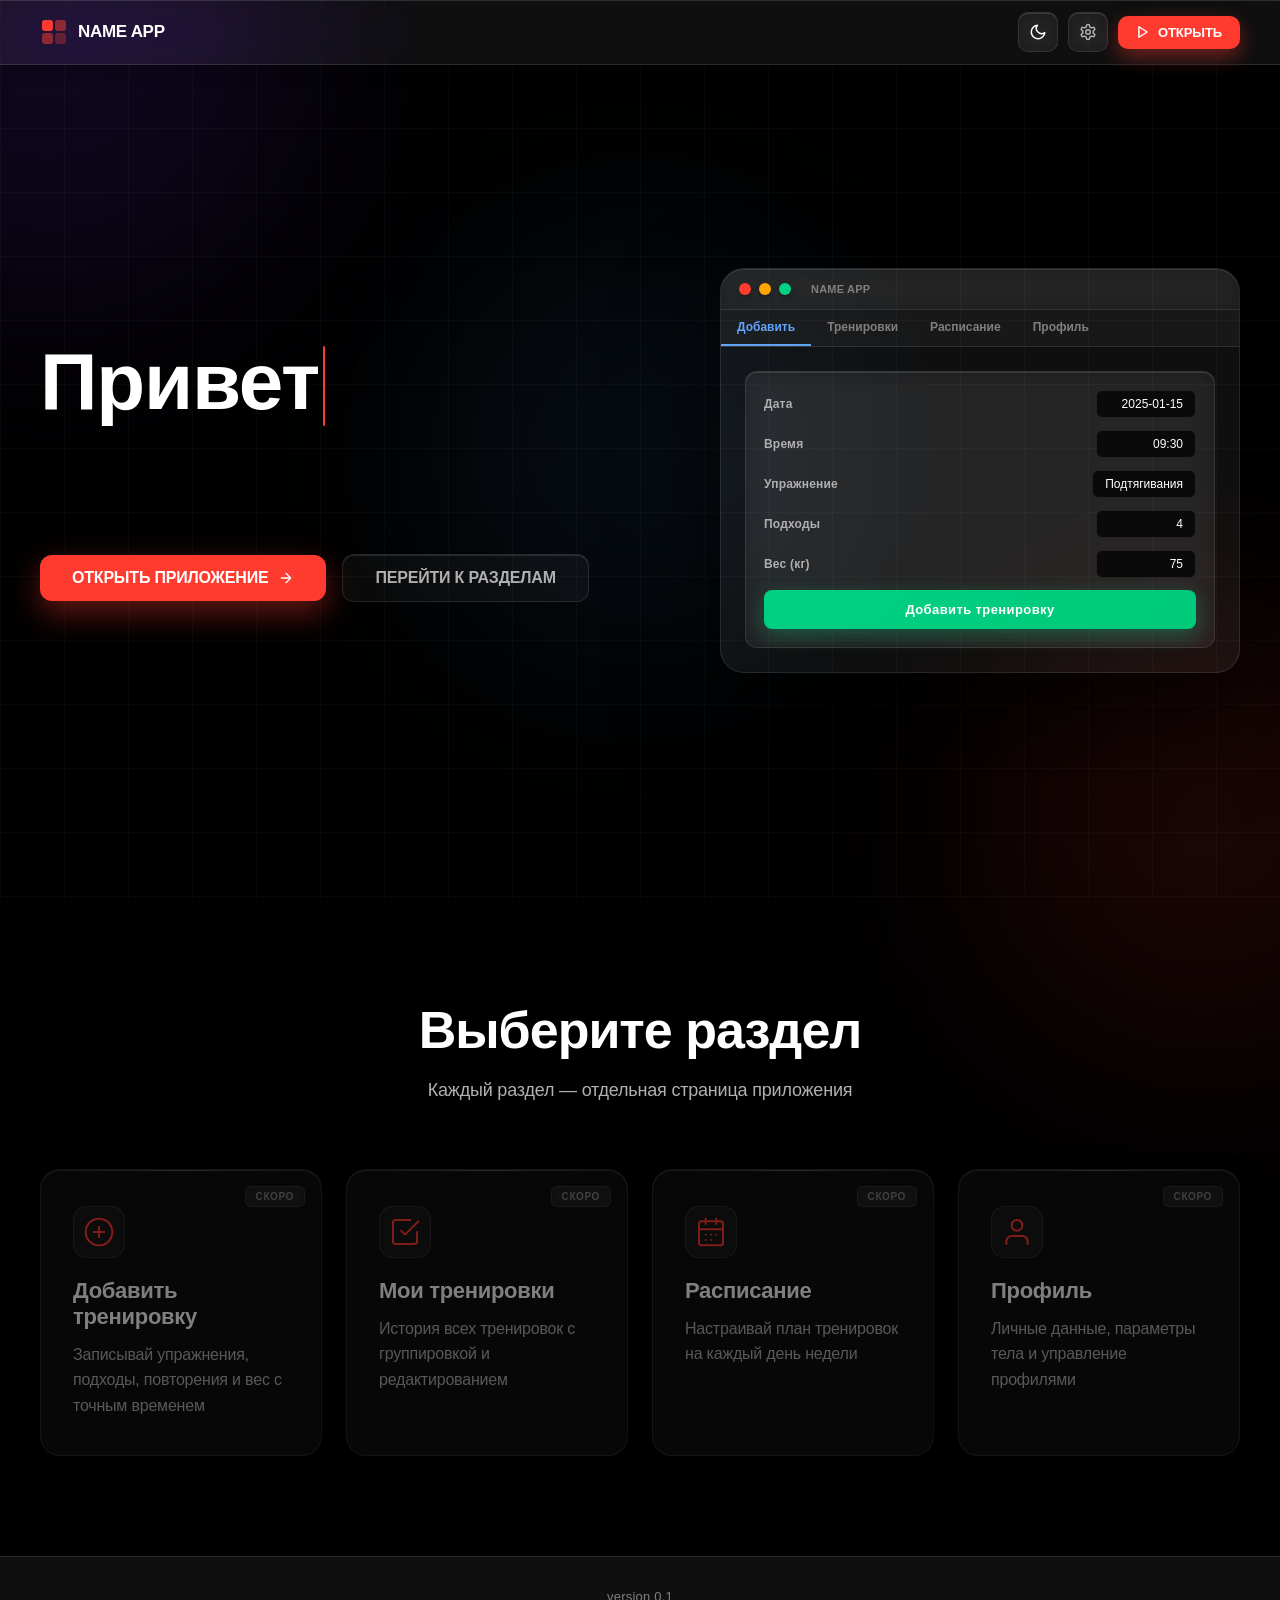
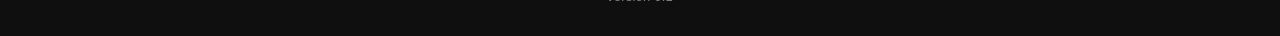
<file: web/index.html>
<!DOCTYPE html>
<html lang="ru">
<head>
    <meta charset="UTF-8">
    <meta name="viewport" content="width=device-width, initial-scale=1.0">
    <title>version 0.1</title>
    <link rel="preconnect" href="https://fonts.googleapis.com">
    <link href="https://fonts.googleapis.com/css2?family=Space+Mono:wght@400;700&family=Rajdhani:wght@300;400;600;700&display=swap" rel="stylesheet">
    <link rel="stylesheet" href="./styles/styles.css">
</head>
<body>

    <div class="grid-bg"></div>
    <div class="noise"></div>

    <nav class="navbar">
        <div class="nav-logo">
            <svg width="28" height="28" viewBox="0 0 28 28" fill="none">
                <rect x="2" y="2" width="11" height="11" rx="3" fill="var(--accent)"/>
                <rect x="15" y="2" width="11" height="11" rx="3" fill="var(--accent)" opacity="0.5"/>
                <rect x="2" y="15" width="11" height="11" rx="3" fill="var(--accent)" opacity="0.5"/>
                <rect x="15" y="15" width="11" height="11" rx="3" fill="var(--accent)" opacity="0.3"/>
            </svg>
            <span class="logo-text">NAME APP</span>
        </div>
        <div class="nav-right">
            <button class="theme-toggle" onclick="toggleTheme()" aria-label="Toggle theme">
                <div class="theme-toggle-inner">
                    <svg class="theme-icon moon-icon" width="18" height="18" viewBox="0 0 24 24" fill="none" stroke="currentColor" stroke-width="2" stroke-linecap="round" stroke-linejoin="round">
                        <path d="M21 12.79A9 9 0 1 1 11.21 3 7 7 0 0 0 21 12.79z"/>
                    </svg>
                    <svg class="theme-icon sun-icon" width="18" height="18" viewBox="0 0 24 24" fill="none" stroke="currentColor" stroke-width="2" stroke-linecap="round" stroke-linejoin="round">
                        <circle cx="12" cy="12" r="5"/>
                        <line x1="12" y1="1" x2="12" y2="3"/>
                        <line x1="12" y1="21" x2="12" y2="23"/>
                        <line x1="4.22" y1="4.22" x2="5.64" y2="5.64"/>
                        <line x1="18.36" y1="18.36" x2="19.78" y2="19.78"/>
                        <line x1="1" y1="12" x2="3" y2="12"/>
                        <line x1="21" y1="12" x2="23" y2="12"/>
                        <line x1="4.22" y1="19.78" x2="5.64" y2="18.36"/>
                        <line x1="18.36" y1="5.64" x2="19.78" y2="4.22"/>
                    </svg>
                </div>
            </button>
            <a href="./settings/settings.html" class="nav-icon-btn" aria-label="Settings">
                <svg width="18" height="18" viewBox="0 0 24 24" fill="none" stroke="currentColor" stroke-width="2" stroke-linecap="round" stroke-linejoin="round">
                    <path d="M12.22 2h-.44a2 2 0 0 0-2 2v.18a2 2 0 0 1-1 1.73l-.43.25a2 2 0 0 1-2 0l-.15-.08a2 2 0 0 0-2.73.73l-.22.38a2 2 0 0 0 .73 2.73l.15.1a2 2 0 0 1 1 1.72v.51a2 2 0 0 1-1 1.74l-.15.09a2 2 0 0 0-.73 2.73l.22.38a2 2 0 0 0 2.73.73l.15-.08a2 2 0 0 1 2 0l.43.25a2 2 0 0 1 1 1.73V20a2 2 0 0 0 2 2h.44a2 2 0 0 0 2-2v-.18a2 2 0 0 1 1-1.73l.43-.25a2 2 0 0 1 2 0l.15.08a2 2 0 0 0 2.73-.73l.22-.39a2 2 0 0 0-.73-2.73l-.15-.08a2 2 0 0 1-1-1.74v-.5a2 2 0 0 1 1-1.74l.15-.09a2 2 0 0 0 .73-2.73l-.22-.38a2 2 0 0 0-2.73-.73l-.15.08a2 2 0 0 1-2 0l-.43-.25a2 2 0 0 1-1-1.73V4a2 2 0 0 0-2-2z"/>
                    <circle cx="12" cy="12" r="3"/>
                </svg>
            </a>
            <a href="./errors/404.html" class="nav-btn">
                <svg width="14" height="14" viewBox="0 0 24 24" fill="none" stroke="currentColor" stroke-width="2.5" stroke-linecap="round" stroke-linejoin="round">
                    <polygon points="5 3 19 12 5 21 5 3"/>
                </svg>
                <span>Открыть</span>
            </a>
        </div>
    </nav>

    <section class="hero">
        <div class="hero-content">
            <h1 class="hero-title">
                <span id="line1"></span><br>
                <span id="line2" class="accent"></span><br>
                <span id="line3"></span>
            </h1>
            <p class="hero-sub" id="heroSub"></p>
            <div class="hero-actions">
                <a href="./errors/404.html" class="btn-primary">
                    <span>Открыть приложение</span>
                    <svg width="16" height="16" viewBox="0 0 24 24" fill="none" stroke="currentColor" stroke-width="2" stroke-linecap="round" stroke-linejoin="round">
                        <path d="M5 12h14M12 5l7 7-7 7"/>
                    </svg>
                </a>
                <a href="#modules" class="btn-ghost">Перейти к разделам</a>
            </div>
        </div>

        <div class="hero-visual">
            <div class="app-mockup">
                <div class="mockup-bar">
                    <span class="dot red"></span>
                    <span class="dot yellow"></span>
                    <span class="dot green"></span>
                    <span class="mockup-title">NAME APP</span>
                </div>
                <div class="mockup-tabs">
                    <span class="tab active">Добавить</span>
                    <span class="tab">Тренировки</span>
                    <span class="tab">Расписание</span>
                    <span class="tab">Профиль</span>
                </div>
                <div class="mockup-body">
                    <div class="mockup-card">
                        <div class="mockup-row">
                            <div class="mockup-label">Дата</div>
                            <div class="mockup-field">2025-01-15</div>
                        </div>
                        <div class="mockup-row">
                            <div class="mockup-label">Время</div>
                            <div class="mockup-field">09:30</div>
                        </div>
                        <div class="mockup-row">
                            <div class="mockup-label">Упражнение</div>
                            <div class="mockup-field">Подтягивания</div>
                        </div>
                        <div class="mockup-row">
                            <div class="mockup-label">Подходы</div>
                            <div class="mockup-field">4</div>
                        </div>
                        <div class="mockup-row">
                            <div class="mockup-label">Вес (кг)</div>
                            <div class="mockup-field">75</div>
                        </div>
                        <div class="mockup-btn">Добавить тренировку</div>
                    </div>
                </div>
            </div>
        </div>
    </section>

    <section class="modules" id="modules">
        <div class="modules-header">
            <h2>Выберите раздел</h2>
            <p>Каждый раздел — отдельная страница приложения</p>
        </div>
        <div class="modules-grid">
            <a href="./errors/404.html" class="module-card module-wip">
                <span class="wip-badge">скоро</span>
                <div class="module-icon">
                    <svg width="32" height="32" viewBox="0 0 24 24" fill="none" stroke="currentColor" stroke-width="1.5" stroke-linecap="round" stroke-linejoin="round">
                        <circle cx="12" cy="12" r="10"/>
                        <line x1="12" y1="8" x2="12" y2="16"/>
                        <line x1="8" y1="12" x2="16" y2="12"/>
                    </svg>
                </div>
                <h3>Добавить тренировку</h3>
                <p>Записывай упражнения, подходы, повторения и вес с точным временем</p>
                <span class="module-arrow">
                    <svg width="18" height="18" viewBox="0 0 24 24" fill="none" stroke="currentColor" stroke-width="2" stroke-linecap="round" stroke-linejoin="round">
                        <path d="M5 12h14M12 5l7 7-7 7"/>
                    </svg>
                </span>
            </a>

            <a href="./errors/404.html" class="module-card module-wip">
                <span class="wip-badge">скоро</span>
                <div class="module-icon">
                    <svg width="32" height="32" viewBox="0 0 24 24" fill="none" stroke="currentColor" stroke-width="1.5" stroke-linecap="round" stroke-linejoin="round">
                        <path d="M9 11l3 3L22 4"/>
                        <path d="M21 12v7a2 2 0 0 1-2 2H5a2 2 0 0 1-2-2V5a2 2 0 0 1 2-2h11"/>
                    </svg>
                </div>
                <h3>Мои тренировки</h3>
                <p>История всех тренировок с группировкой и редактированием</p>
                <span class="module-arrow">
                    <svg width="18" height="18" viewBox="0 0 24 24" fill="none" stroke="currentColor" stroke-width="2" stroke-linecap="round" stroke-linejoin="round">
                        <path d="M5 12h14M12 5l7 7-7 7"/>
                    </svg>
                </span>
            </a>

            <a href="./errors/404.html" class="module-card module-wip">
                <span class="wip-badge">скоро</span>
                <div class="module-icon">
                    <svg width="32" height="32" viewBox="0 0 24 24" fill="none" stroke="currentColor" stroke-width="1.5" stroke-linecap="round" stroke-linejoin="round">
                        <rect x="3" y="4" width="18" height="18" rx="2" ry="2"/>
                        <line x1="16" y1="2" x2="16" y2="6"/>
                        <line x1="8" y1="2" x2="8" y2="6"/>
                        <line x1="3" y1="10" x2="21" y2="10"/>
                        <line x1="8" y1="14" x2="8" y2="14"/>
                        <line x1="12" y1="14" x2="12" y2="14"/>
                        <line x1="16" y1="14" x2="16" y2="14"/>
                        <line x1="8" y1="18" x2="8" y2="18"/>
                        <line x1="12" y1="18" x2="12" y2="18"/>
                    </svg>
                </div>
                <h3>Расписание</h3>
                <p>Настраивай план тренировок на каждый день недели</p>
                <span class="module-arrow">
                    <svg width="18" height="18" viewBox="0 0 24 24" fill="none" stroke="currentColor" stroke-width="2" stroke-linecap="round" stroke-linejoin="round">
                        <path d="M5 12h14M12 5l7 7-7 7"/>
                    </svg>
                </span>
            </a>

            <a href="./errors/404.html" class="module-card module-wip">
                <span class="wip-badge">скоро</span>
                <div class="module-icon">
                    <svg width="32" height="32" viewBox="0 0 24 24" fill="none" stroke="currentColor" stroke-width="1.5" stroke-linecap="round" stroke-linejoin="round">
                        <path d="M20 21v-2a4 4 0 0 0-4-4H8a4 4 0 0 0-4 4v2"/>
                        <circle cx="12" cy="7" r="4"/>
                    </svg>
                </div>
                <h3>Профиль</h3>
                <p>Личные данные, параметры тела и управление профилями</p>
                <span class="module-arrow">
                    <svg width="18" height="18" viewBox="0 0 24 24" fill="none" stroke="currentColor" stroke-width="2" stroke-linecap="round" stroke-linejoin="round">
                        <path d="M5 12h14M12 5l7 7-7 7"/>
                    </svg>
                </span>
            </a>
        </div>
    </section>

    <footer class="footer">
        <span>version 0.1</span>
    </footer>

    <script src="./scripts/apply-settings.js"></script>
    <script src="./scripts/scripts.js"></script>
</body>
</html>
</file>
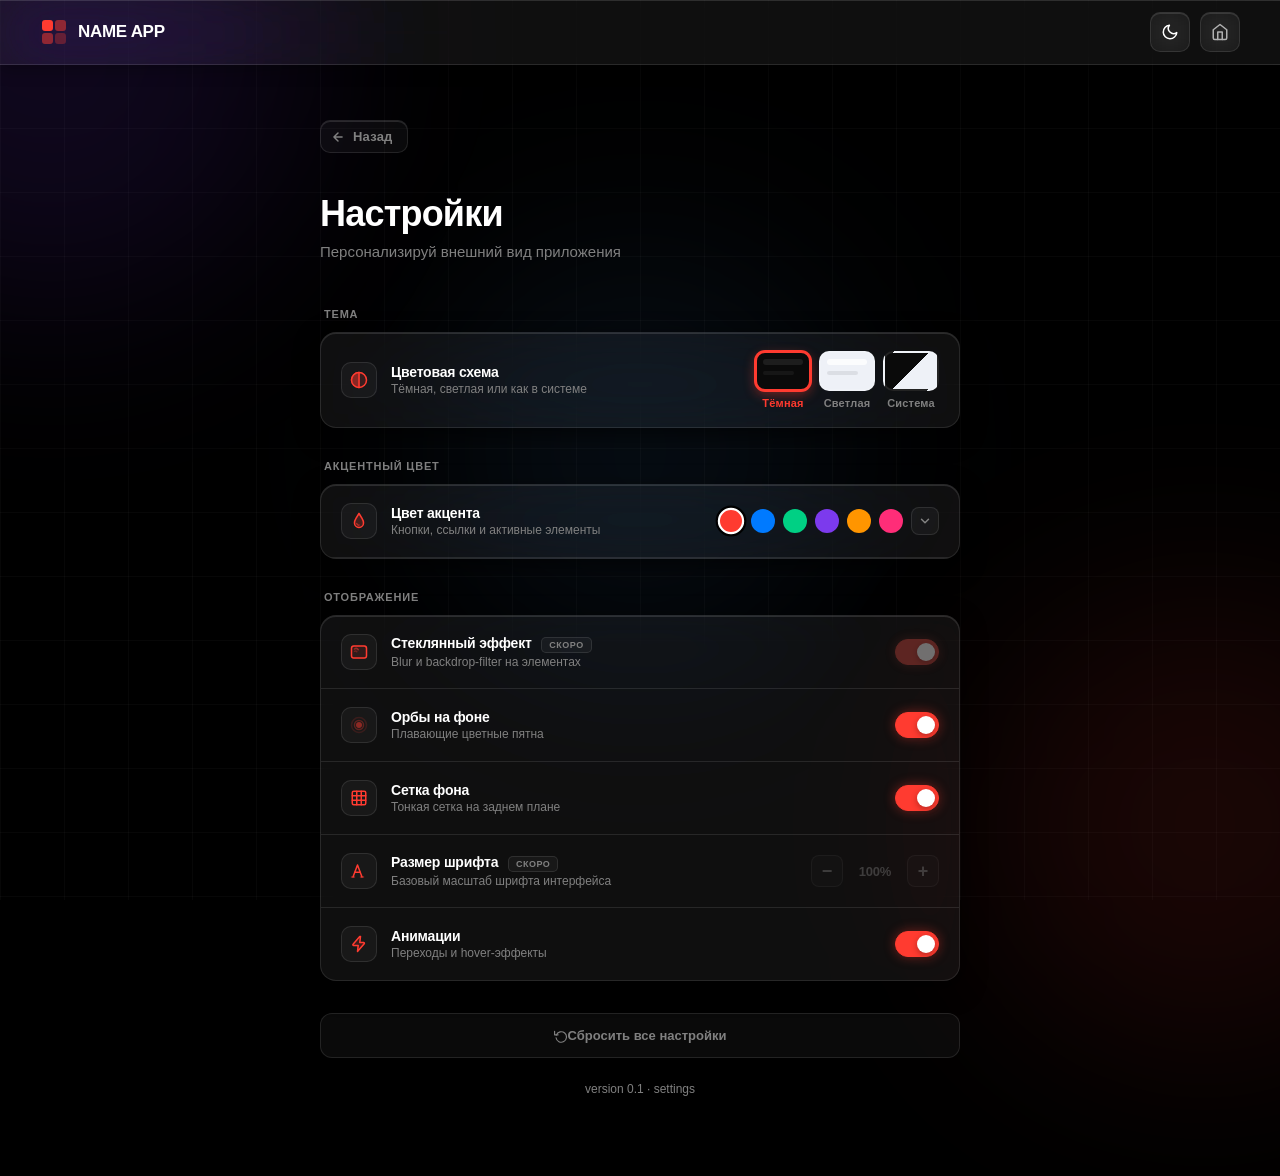
<file: web/settings/settings.html>
<!DOCTYPE html>
<html lang="ru">
<head>
    <meta charset="UTF-8">
    <meta name="viewport" content="width=device-width, initial-scale=1.0">
    <title>Settings — NAME APP</title>
    <link rel="preconnect" href="https://fonts.googleapis.com">
    <link href="https://fonts.googleapis.com/css2?family=Space+Mono:wght@400;700&family=Rajdhani:wght@300;400;600;700&display=swap" rel="stylesheet">
    <link rel="stylesheet" href="../styles/styles.css">
    <link rel="stylesheet" href="../styles/settings.css">
</head>
<body>

    <div class="grid-bg"></div>
    <div class="noise"></div>

    <div class="toast" id="toast">
        <span class="toast-icon" id="toastIcon"></span>
        <div class="toast-text">
            <span class="toast-title" id="toastTitle"></span>
            <span class="toast-sub" id="toastSub"></span>
        </div>
    </div>

    <div class="confirm-overlay" id="confirmOverlay">
        <div class="confirm-dialog">
            <span class="confirm-emoji">
                <svg width="44" height="44" viewBox="0 0 24 24" fill="none" stroke="var(--accent)" stroke-width="1.5" stroke-linecap="round" stroke-linejoin="round">
                    <path d="M10.29 3.86L1.82 18a2 2 0 0 0 1.71 3h16.94a2 2 0 0 0 1.71-3L13.71 3.86a2 2 0 0 0-3.42 0z"/>
                    <line x1="12" y1="9" x2="12" y2="13"/>
                    <line x1="12" y1="17" x2="12.01" y2="17"/>
                </svg>
            </span>
            <div class="confirm-title">Сбросить настройки?</div>
            <div class="confirm-sub">Все изменения будут удалены и настройки вернутся к значениям по умолчанию</div>
            <div class="confirm-actions">
                <button class="confirm-cancel" id="confirmCancel">Отмена</button>
                <button class="confirm-ok" id="confirmOk">Сбросить</button>
            </div>
        </div>
    </div>

    <nav class="navbar">
        <div class="nav-logo">
            <svg width="28" height="28" viewBox="0 0 28 28" fill="none">
                <rect x="2" y="2" width="11" height="11" rx="3" fill="var(--accent)"/>
                <rect x="15" y="2" width="11" height="11" rx="3" fill="var(--accent)" opacity="0.5"/>
                <rect x="2" y="15" width="11" height="11" rx="3" fill="var(--accent)" opacity="0.5"/>
                <rect x="15" y="15" width="11" height="11" rx="3" fill="var(--accent)" opacity="0.3"/>
            </svg>
            <span class="logo-text">NAME APP</span>
        </div>
        <div class="nav-right">
            <button class="theme-toggle" onclick="toggleTheme()" aria-label="Toggle theme">
                <div class="theme-toggle-inner">
                    <svg class="theme-icon moon-icon" width="18" height="18" viewBox="0 0 24 24" fill="none" stroke="currentColor" stroke-width="2" stroke-linecap="round" stroke-linejoin="round">
                        <path d="M21 12.79A9 9 0 1 1 11.21 3 7 7 0 0 0 21 12.79z"/>
                    </svg>
                    <svg class="theme-icon sun-icon" width="18" height="18" viewBox="0 0 24 24" fill="none" stroke="currentColor" stroke-width="2" stroke-linecap="round" stroke-linejoin="round">
                        <circle cx="12" cy="12" r="5"/>
                        <line x1="12" y1="1" x2="12" y2="3"/><line x1="12" y1="21" x2="12" y2="23"/>
                        <line x1="4.22" y1="4.22" x2="5.64" y2="5.64"/><line x1="18.36" y1="18.36" x2="19.78" y2="19.78"/>
                        <line x1="1" y1="12" x2="3" y2="12"/><line x1="21" y1="12" x2="23" y2="12"/>
                        <line x1="4.22" y1="19.78" x2="5.64" y2="18.36"/><line x1="18.36" y1="5.64" x2="19.78" y2="4.22"/>
                    </svg>
                </div>
            </button>
            <a href="../index.html" class="nav-icon-btn" aria-label="Home">
                <svg width="18" height="18" viewBox="0 0 24 24" fill="none" stroke="currentColor" stroke-width="2" stroke-linecap="round" stroke-linejoin="round">
                    <path d="M3 9l9-7 9 7v11a2 2 0 0 1-2 2H5a2 2 0 0 1-2-2z"/>
                    <polyline points="9 22 9 12 15 12 15 22"/>
                </svg>
            </a>
        </div>
    </nav>

    <main class="settings-page">

        <a href="../index.html" class="settings-back">
            <svg width="14" height="14" viewBox="0 0 24 24" fill="none" stroke="currentColor" stroke-width="2.5" stroke-linecap="round" stroke-linejoin="round">
                <path d="M19 12H5M12 5l-7 7 7 7"/>
            </svg>
            Назад
        </a>

        <div class="settings-header">
            <h1>Настройки</h1>
            <p>Персонализируй внешний вид приложения</p>
        </div>

        <!-- ТЕМА -->
        <div class="settings-section">
            <div class="section-label">Тема</div>
            <div class="settings-group">
                <div class="settings-row">
                    <div class="row-info">
                        <div class="row-icon">
                            <svg width="18" height="18" viewBox="0 0 24 24" fill="none" stroke="currentColor" stroke-width="2" stroke-linecap="round" stroke-linejoin="round">
                                <path d="M12 2a10 10 0 0 1 0 20A10 10 0 0 1 12 2z" fill="currentColor" opacity="0.15"/>
                                <path d="M12 2v20"/>
                                <path d="M12 2a10 10 0 0 0 0 20z" fill="currentColor" opacity="0.4"/>
                                <circle cx="12" cy="12" r="10"/>
                            </svg>
                        </div>
                        <div class="row-text">
                            <h3>Цветовая схема</h3>
                            <p>Тёмная, светлая или как в системе</p>
                        </div>
                    </div>
                    <div class="theme-picker">
                        <label class="theme-option">
                            <input type="radio" name="theme" value="dark">
                            <div class="theme-preview dark-preview"></div>
                            <span>Тёмная</span>
                        </label>
                        <label class="theme-option">
                            <input type="radio" name="theme" value="light">
                            <div class="theme-preview light-preview"></div>
                            <span>Светлая</span>
                        </label>
                        <label class="theme-option">
                            <input type="radio" name="theme" value="system">
                            <div class="theme-preview system-preview"></div>
                            <span>Система</span>
                        </label>
                    </div>
                </div>
            </div>
        </div>

        <!-- АКЦЕНТ -->
        <div class="settings-section">
            <div class="section-label">Акцентный цвет</div>
            <div class="settings-group">
                <div class="settings-row accent-row">
                    <div class="row-info">
                        <div class="row-icon">
                            <svg width="18" height="18" viewBox="0 0 24 24" fill="none" stroke="currentColor" stroke-width="2" stroke-linecap="round" stroke-linejoin="round">
                                <path d="M12 2L8 8.5C6.5 11 6 13 6 14.5a6 6 0 0 0 12 0c0-1.5-.5-3.5-2-6L12 2z" fill="currentColor" opacity="0.2"/>
                                <path d="M12 2L8 8.5C6.5 11 6 13 6 14.5a6 6 0 0 0 12 0c0-1.5-.5-3.5-2-6L12 2z"/>
                                <path d="M9 15.5a3 3 0 0 0 3 2" opacity="0.6"/>
                            </svg>
                        </div>
                        <div class="row-text">
                            <h3>Цвет акцента</h3>
                            <p>Кнопки, ссылки и активные элементы</p>
                        </div>
                    </div>
                    <div class="accent-row-right">
                        <div class="accent-picker" id="accentPicker">
                            <div class="accent-dot active" data-color="#ff3b30" style="background:#ff3b30"></div>
                            <div class="accent-dot" data-color="#007aff" style="background:#007aff"></div>
                            <div class="accent-dot" data-color="#00d084" style="background:#00d084"></div>
                            <div class="accent-dot" data-color="#7c3aed" style="background:#7c3aed"></div>
                            <div class="accent-dot" data-color="#ff9500" style="background:#ff9500"></div>
                            <div class="accent-dot" data-color="#ff2d78" style="background:#ff2d78"></div>
                        </div>
                        <button class="accent-expand-btn" id="accentExpandBtn" aria-label="Свой цвет">
                            <svg width="14" height="14" viewBox="0 0 24 24" fill="none" stroke="currentColor" stroke-width="2.5" stroke-linecap="round" stroke-linejoin="round">
                                <polyline points="6 9 12 15 18 9"/>
                            </svg>
                        </button>
                    </div>
                </div>

                <div class="accent-custom-panel" id="accentCustomPanel">
                    <div class="accent-custom-inner">
                        <div class="accent-custom-preview" id="accentCustomPreview"></div>
                        <div class="accent-custom-info">
                            <span class="accent-custom-label">Свой цвет <span class="wip-inline">скоро</span></span>
                            <span class="accent-custom-sub">Выбор произвольного цвета будет доступен в следующей версии</span>
                        </div>
                        <div class="accent-custom-circle wip-control">
                            <div class="custom-circle-inner">
                                <svg width="20" height="20" viewBox="0 0 24 24" fill="none" stroke="currentColor" stroke-width="2" stroke-linecap="round" stroke-linejoin="round">
                                    <circle cx="12" cy="12" r="10"/>
                                    <line x1="12" y1="8" x2="12" y2="16"/>
                                    <line x1="8" y1="12" x2="16" y2="12"/>
                                </svg>
                            </div>
                        </div>
                    </div>
                </div>
            </div>
        </div>

        <!-- ОТОБРАЖЕНИЕ -->
        <div class="settings-section">
            <div class="section-label">Отображение</div>
            <div class="settings-group">

                <div class="settings-row">
                    <div class="row-info">
                        <div class="row-icon">
                            <!-- Стекло с бликом -->
                            <svg width="18" height="18" viewBox="0 0 24 24" fill="none" stroke="currentColor" stroke-width="2" stroke-linecap="round" stroke-linejoin="round">
                                <rect x="2" y="4" width="20" height="16" rx="3" fill="currentColor" opacity="0.1"/>
                                <rect x="2" y="4" width="20" height="16" rx="3"/>
                                <path d="M6 8 Q9 6 11 9" opacity="0.5"/>
                                <path d="M6 11 Q7.5 10 9 11.5" opacity="0.3"/>
                            </svg>
                        </div>
                        <div class="row-text">
                            <h3>Стеклянный эффект <span class="wip-inline">скоро</span></h3>
                            <p>Blur и backdrop-filter на элементах</p>
                        </div>
                    </div>
                    <label class="toggle wip-control" >
                        <input type="checkbox" id="glassToggle">
                        <span class="toggle-track"></span>
                    </label>
                </div>

                <div class="settings-row">
                    <div class="row-info">
                        <div class="row-icon">
                            <!-- Орбы — концентрические круги -->
                            <svg width="18" height="18" viewBox="0 0 24 24" fill="none" stroke="currentColor" stroke-width="2" stroke-linecap="round" stroke-linejoin="round">
                                <circle cx="12" cy="12" r="3" fill="currentColor" opacity="0.5"/>
                                <circle cx="12" cy="12" r="6" opacity="0.3"/>
                                <circle cx="12" cy="12" r="10" opacity="0.15"/>
                            </svg>
                        </div>
                        <div class="row-text">
                            <h3>Орбы на фоне</h3>
                            <p>Плавающие цветные пятна</p>
                        </div>
                    </div>
                    <label class="toggle">
                        <input type="checkbox" id="orbsToggle">
                        <span class="toggle-track"></span>
                    </label>
                </div>

                <div class="settings-row">
                    <div class="row-info">
                        <div class="row-icon">
                            <!-- Сетка -->
                            <svg width="18" height="18" viewBox="0 0 24 24" fill="none" stroke="currentColor" stroke-width="2" stroke-linecap="round" stroke-linejoin="round">
                                <rect x="3" y="3" width="18" height="18" rx="2"/>
                                <line x1="3" y1="9" x2="21" y2="9"/>
                                <line x1="3" y1="15" x2="21" y2="15"/>
                                <line x1="9" y1="3" x2="9" y2="21"/>
                                <line x1="15" y1="3" x2="15" y2="21"/>
                            </svg>
                        </div>
                        <div class="row-text">
                            <h3>Сетка фона</h3>
                            <p>Тонкая сетка на заднем плане</p>
                        </div>
                    </div>
                    <label class="toggle">
                        <input type="checkbox" id="gridToggle">
                        <span class="toggle-track"></span>
                    </label>
                </div>

                <div class="settings-row">
                    <div class="row-info">
                        <div class="row-icon">
                            <!-- Типографика — буква А -->
                            <svg width="18" height="18" viewBox="0 0 24 24" fill="none" stroke="currentColor" stroke-width="2" stroke-linecap="round" stroke-linejoin="round">
                                <path d="M4 20L10 4L16 20"/>
                                <path d="M6.5 13.5h7"/>
                                <line x1="2" y1="20" x2="6" y2="20" opacity="0.5"/>
                                <line x1="14" y1="20" x2="18" y2="20" opacity="0.5"/>
                            </svg>
                        </div>
                        <div class="row-text">
                            <h3>Размер шрифта <span class="wip-inline">скоро</span></h3>
                            <p>Базовый масштаб шрифта интерфейса</p>
                        </div>
                    </div>
                    <div class="font-size-control wip-control">
                        <button class="font-size-btn" id="fontDown" disabled>−</button>
                        <span class="font-size-value" id="fontSizeVal">100%</span>
                        <button class="font-size-btn" id="fontUp" disabled>+</button>
                    </div>
                </div>

                <div class="settings-row">
                    <div class="row-info">
                        <div class="row-icon">
                            <!-- Молния — анимации -->
                            <svg width="18" height="18" viewBox="0 0 24 24" fill="none" stroke="currentColor" stroke-width="2" stroke-linecap="round" stroke-linejoin="round">
                                <path d="M13 2L4.09 12.26a1 1 0 0 0 .74 1.69H11l-1 8 8.92-10.26a1 1 0 0 0-.74-1.69H13l1-8z" fill="currentColor" opacity="0.15"/>
                                <path d="M13 2L4.09 12.26a1 1 0 0 0 .74 1.69H11l-1 8 8.92-10.26a1 1 0 0 0-.74-1.69H13l1-8z"/>
                            </svg>
                        </div>
                        <div class="row-text">
                            <h3>Анимации</h3>
                            <p>Переходы и hover-эффекты</p>
                        </div>
                    </div>
                    <label class="toggle">
                        <input type="checkbox" id="animToggle">
                        <span class="toggle-track"></span>
                    </label>
                </div>

            </div>
        </div>

        <button class="reset-btn" id="resetBtn">
            <svg width="14" height="14" viewBox="0 0 24 24" fill="none" stroke="currentColor" stroke-width="2" stroke-linecap="round" stroke-linejoin="round" style="flex-shrink:0;">
                <polyline points="1 4 1 10 7 10"/>
                <path d="M3.51 15a9 9 0 1 0 .49-4.5"/>
            </svg>
            Сбросить все настройки
        </button>
        <div class="version-tag">version 0.1 · settings</div>

    </main>

    <script src="../scripts/apply-settings.js"></script>
    <script src="../scripts/settings.js"></script>
</body>
</html>
</file>
<file: web/styles/styles.css>
/* ===== СБРОС И ПЕРЕМЕННЫЕ ===== */
* {
  box-sizing: border-box;
  margin: 0;
  padding: 0;
}

html {
  scroll-behavior: smooth;
  transition: font-size 0.5s cubic-bezier(0.4, 0, 0.2, 1);
}

:root {
  --accent: #ff3b30;
  --accent-glow: rgba(255, 59, 48, 0.4);
}

body.dark {
  --bg-dark: #000000;
  --bg-medium: #0a0a0a;
  --bg-light: #141414;
  --glass-strong: rgba(255, 255, 255, 0.08);
  --glass-medium: rgba(255, 255, 255, 0.06);
  --glass-weak: rgba(255, 255, 255, 0.04);
  --glass-hover: rgba(255, 255, 255, 0.12);
  --glass-border: rgba(255, 255, 255, 0.10);
  --glass-shine: rgba(255, 255, 255, 0.12);
  --success: #00d084;
  --success-glow: rgba(0, 208, 132, 0.3);
  --warning: #ffa500;
  --highlight: #7c3aed;
  --highlight-h: #a78bfa;
  --text-primary: #ffffff;
  --text-secondary: #b0b0b0;
  --text-tertiary: #808080;
  --text-link: #60a5fa;
  --shadow-sm: 0 2px 8px rgba(0, 0, 0, 0.5);
  --shadow-md: 0 8px 24px rgba(0, 0, 0, 0.6);
  --shadow-lg: 0 16px 48px rgba(0, 0, 0, 0.7);
  --orb-1: rgba(124, 58, 237, 0.12);
  --orb-2: rgba(255, 59, 48, 0.10);
  --orb-3: rgba(96, 165, 250, 0.08);
}

body.light {
  --bg-dark: #e8ecf2;
  --bg-medium: #eef1f7;
  --bg-light: #f4f6fa;
  --glass-strong: rgba(255, 255, 255, 0.65);
  --glass-medium: rgba(255, 255, 255, 0.50);
  --glass-weak: rgba(255, 255, 255, 0.35);
  --glass-hover: rgba(255, 255, 255, 0.70);
  --glass-border: rgba(0, 0, 0, 0.10);
  --glass-shine: rgba(255, 255, 255, 0.60);
  --success: #00b872;
  --success-glow: rgba(0, 184, 114, 0.20);
  --warning: #e09500;
  --highlight: #6d28d9;
  --highlight-h: #8b5cf6;
  --text-primary: #0f1117;
  --text-secondary: #4a5068;
  --text-tertiary: #7c8499;
  --text-link: #1d4ed8;
  --shadow-sm: 0 2px 8px rgba(0, 0, 0, 0.08);
  --shadow-md: 0 8px 24px rgba(0, 0, 0, 0.12);
  --shadow-lg: 0 16px 48px rgba(0, 0, 0, 0.18);
  --orb-1: rgba(109, 40, 217, 0.07);
  --orb-2: rgba(224, 50, 31, 0.05);
  --orb-3: rgba(29, 78, 216, 0.06);
}

body {
  font-family: -apple-system, BlinkMacSystemFont, 'SF Pro Text', 'Segoe UI', Helvetica, Arial, sans-serif;
  -webkit-font-smoothing: antialiased;
  -moz-osx-font-smoothing: grayscale;
  background: var(--bg-dark);
  color: var(--text-primary);
  min-height: 100vh;
  overflow-x: hidden;
  transition:
    background-color 0.6s cubic-bezier(0.4, 0, 0.2, 1),
    color 0.6s cubic-bezier(0.4, 0, 0.2, 1);
}

.grid-bg {
  position: fixed;
  inset: 0;
  background-image:
    linear-gradient(var(--glass-border) 1px, transparent 1px),
    linear-gradient(90deg, var(--glass-border) 1px, transparent 1px);
  background-size: 64px 64px;
  opacity: 0.3;
  pointer-events: none;
  z-index: 0;
  transition: opacity 0.6s;
}

.noise {
  position: fixed;
  inset: 0;
  pointer-events: none;
  z-index: 0;
  overflow: hidden;
}

.noise::before,
.noise::after,
body::before {
  content: '';
  position: fixed;
  border-radius: 50%;
  filter: blur(100px);
  pointer-events: none;
  z-index: 0;
  will-change: transform;
}

.noise::before {
  width: 500px; height: 500px;
  background: var(--orb-1);
  top: -200px; left: -200px;
  animation: orbFloat1 20s ease-in-out infinite;
}

.noise::after {
  width: 450px; height: 450px;
  background: var(--orb-2);
  bottom: -150px; right: -150px;
  animation: orbFloat2 24s ease-in-out infinite;
}

body::before {
  width: 400px; height: 400px;
  background: var(--orb-3);
  top: 50%; left: 50%;
  transform: translate(-50%, -50%);
  animation: orbFloat3 28s ease-in-out infinite;
}

@keyframes orbFloat1 {
  0% { transform: translate(0, 0) scale(1); }
  33% { transform: translate(40px, -30px) scale(1.1); }
  66% { transform: translate(-30px, 40px) scale(0.95); }
  100% { transform: translate(0, 0) scale(1); }
}
@keyframes orbFloat2 {
  0% { transform: translate(0, 0) scale(1); }
  33% { transform: translate(-50px, 30px) scale(0.9); }
  66% { transform: translate(40px, -40px) scale(1.05); }
  100% { transform: translate(0, 0) scale(1); }
}
@keyframes orbFloat3 {
  0% { transform: translate(-50%, -50%) scale(1); }
  50% { transform: translate(-50%, -55%) scale(1.1); }
  100% { transform: translate(-50%, -50%) scale(1); }
}

.glass {
  background: var(--glass-medium);
  backdrop-filter: blur(24px) saturate(200%) brightness(1.1);
  -webkit-backdrop-filter: blur(24px) saturate(200%) brightness(1.1);
  border: 1px solid var(--glass-border);
  box-shadow: var(--shadow-md), inset 0 1px 0 var(--glass-shine);
  transition: all 0.3s cubic-bezier(0.4, 0, 0.2, 1);
}

/* ===== НАВБАР ===== */
.navbar {
  position: fixed;
  top: 0; left: 0; right: 0;
  display: flex;
  justify-content: space-between;
  align-items: center;
  padding: 12px 40px;
  background: var(--glass-medium);
  backdrop-filter: blur(32px) saturate(200%) brightness(1.15);
  -webkit-backdrop-filter: blur(32px) saturate(200%) brightness(1.15);
  border-bottom: 1px solid var(--glass-border);
  box-shadow: 0 4px 16px rgba(0, 0, 0, 0.3), inset 0 1px 0 var(--glass-shine);
  z-index: 100;
  transition:
    background 0.6s cubic-bezier(0.4, 0, 0.2, 1),
    border-color 0.6s cubic-bezier(0.4, 0, 0.2, 1),
    box-shadow 0.6s cubic-bezier(0.4, 0, 0.2, 1);
}

.nav-logo {
  display: flex;
  align-items: center;
  gap: 10px;
  font-size: 17px;
  font-weight: 700;
  letter-spacing: -0.3px;
  color: var(--text-primary);
  text-decoration: none;
  flex-shrink: 0;
  transition: color 0.3s;
}
.nav-logo:hover { color: var(--accent); }

.nav-right {
  display: flex;
  align-items: center;
  gap: 10px;
}

.nav-btn {
  display: inline-flex;
  align-items: center;
  gap: 8px;
  background: var(--accent);
  color: #fff;
  padding: 9px 18px;
  font-size: 13px;
  font-weight: 600;
  letter-spacing: -0.1px;
  text-decoration: none;
  text-transform: uppercase;
  box-shadow: 0 8px 20px var(--accent-glow);
  border: none;
  cursor: pointer;
  border-radius: 10px;
  white-space: nowrap;
  transition:
    background 0.5s cubic-bezier(0.4, 0, 0.2, 1),
    box-shadow 0.5s cubic-bezier(0.4, 0, 0.2, 1),
    transform 0.3s cubic-bezier(0.4, 0, 0.2, 1);
}
.nav-btn:hover {
  transform: translateY(-2px);
  box-shadow: 0 12px 32px var(--accent-glow);
  background: linear-gradient(135deg, var(--accent), #ff5741);
}
.nav-btn:active { transform: translateY(0); }

.theme-toggle {
  width: 40px; height: 40px;
  background: var(--glass-weak);
  border: 1px solid var(--glass-border);
  backdrop-filter: blur(12px);
  color: var(--text-primary);
  cursor: pointer;
  display: flex;
  align-items: center;
  justify-content: center;
  border-radius: 10px;
  box-shadow: inset 0 1px 0 var(--glass-shine);
  position: relative;
  overflow: hidden;
  flex-shrink: 0;
  transition:
    background 0.6s cubic-bezier(0.4, 0, 0.2, 1),
    border-color 0.6s cubic-bezier(0.4, 0, 0.2, 1),
    box-shadow 0.3s cubic-bezier(0.4, 0, 0.2, 1),
    transform 0.3s cubic-bezier(0.4, 0, 0.2, 1);
}
.theme-toggle:hover {
  background: var(--glass-hover);
  transform: translateY(-2px);
  box-shadow: 0 4px 12px rgba(0,0,0,0.3), inset 0 1px 0 var(--glass-shine);
}
.theme-toggle:active { transform: translateY(0); }

.theme-toggle-inner {
  position: relative;
  width: 20px; height: 20px;
  display: flex;
  align-items: center;
  justify-content: center;
}

.theme-icon {
  position: absolute;
  transition:
    transform 0.35s cubic-bezier(0.4, 0, 0.2, 1),
    opacity 0.35s cubic-bezier(0.4, 0, 0.2, 1);
}
.moon-icon { transform: translateY(0); opacity: 1; }
.sun-icon { transform: translateY(28px); opacity: 0; }
body.light .moon-icon { transform: translateY(-28px); opacity: 0; }
body.light .sun-icon { transform: translateY(0); opacity: 1; }

.nav-icon-btn {
  width: 40px; height: 40px;
  display: flex;
  align-items: center;
  justify-content: center;
  background: var(--glass-weak);
  border: 1px solid var(--glass-border);
  border-radius: 10px;
  color: var(--text-secondary);
  backdrop-filter: blur(12px);
  box-shadow: inset 0 1px 0 var(--glass-shine);
  text-decoration: none;
  position: relative;
  overflow: hidden;
  flex-shrink: 0;
  transition:
    background 0.6s cubic-bezier(0.4, 0, 0.2, 1),
    border-color 0.6s cubic-bezier(0.4, 0, 0.2, 1),
    color 0.3s cubic-bezier(0.4, 0, 0.2, 1),
    box-shadow 0.3s cubic-bezier(0.4, 0, 0.2, 1),
    transform 0.3s cubic-bezier(0.4, 0, 0.2, 1);
}
.nav-icon-btn:hover {
  background: var(--glass-hover);
  color: var(--text-primary);
  transform: translateY(-2px);
  box-shadow: 0 6px 20px rgba(0,0,0,0.25), inset 0 1px 0 var(--glass-shine);
  border-color: var(--text-link);
}
.nav-icon-btn svg { transition: transform 0.5s cubic-bezier(0.4, 0, 0.2, 1); }
.nav-icon-btn:hover svg { transform: rotate(70deg); }
.nav-icon-btn:active { transform: translateY(0) scale(0.96); }

/* ===== HERO ===== */
.hero {
  position: relative;
  z-index: 1;
  min-height: 100vh;
  display: flex;
  align-items: center;
  justify-content: space-between;
  gap: 64px;
  padding: 140px 40px 100px;
  max-width: 1400px;
  margin: 0 auto;
}
.hero-content { flex: 1; max-width: 600px; }

.hero-badge {
  display: inline-flex;
  align-items: center;
  gap: 10px;
  background: var(--glass-weak);
  backdrop-filter: blur(16px);
  border: 1px solid var(--glass-border);
  padding: 8px 16px;
  font-size: 12px;
  font-weight: 600;
  letter-spacing: 0.4px;
  color: var(--text-secondary);
  text-transform: uppercase;
  margin-bottom: 32px;
  border-radius: 12px;
  box-shadow: inset 0 1px 0 var(--glass-shine);
  transition:
    background 0.6s cubic-bezier(0.4, 0, 0.2, 1),
    border-color 0.6s cubic-bezier(0.4, 0, 0.2, 1);
}

.badge-dot {
  width: 8px; height: 8px;
  background: var(--success);
  border-radius: 50%;
  box-shadow: 0 0 12px var(--success-glow);
  animation: pulseDot 2s cubic-bezier(0.4, 0, 0.6, 1) infinite;
}
@keyframes pulseDot {
  0%, 100% { transform: scale(1); opacity: 1; }
  50% { transform: scale(1.4); opacity: 0.6; }
}

.hero-title {
  font-size: clamp(48px, 7vw, 80px);
  font-weight: 800;
  line-height: 1.1;
  letter-spacing: -1.2px;
  margin-bottom: 28px;
  color: var(--text-primary);
}
.hero-title .accent {
  background: linear-gradient(135deg, var(--accent), #ff5741);
  -webkit-background-clip: text;
  -webkit-text-fill-color: transparent;
  background-clip: text;
  filter: drop-shadow(0 0 20px var(--accent-glow));
  transition: filter 0.5s cubic-bezier(0.4, 0, 0.2, 1);
}

.cursor {
  display: inline-block;
  width: 2px; height: 1em;
  background: var(--accent);
  margin-left: 4px;
  vertical-align: text-bottom;
  border-radius: 2px;
  animation: cursorPulse 1s cubic-bezier(0.4, 0, 0.6, 1) infinite;
}
@keyframes cursorPulse {
  0%, 100% { transform: scaleY(1) scaleX(1); opacity: 1; }
  50% { transform: scaleY(0.15) scaleX(2.5); opacity: 0.6; border-radius: 4px; }
}

.hero-sub {
  font-size: 18px;
  font-weight: 400;
  color: var(--text-secondary);
  line-height: 1.7;
  margin-bottom: 40px;
  letter-spacing: -0.2px;
}

.hero-actions {
  display: flex;
  gap: 16px;
  align-items: center;
  flex-wrap: wrap;
}

.btn-primary {
  display: inline-flex;
  align-items: center;
  gap: 10px;
  background: var(--accent);
  color: #fff;
  border: none;
  padding: 14px 32px;
  font-size: 16px;
  font-weight: 600;
  letter-spacing: -0.2px;
  text-decoration: none;
  text-transform: uppercase;
  cursor: pointer;
  box-shadow: 0 12px 32px var(--accent-glow);
  border-radius: 12px;
  position: relative;
  overflow: hidden;
  transition:
    background 0.5s cubic-bezier(0.4, 0, 0.2, 1),
    box-shadow 0.5s cubic-bezier(0.4, 0, 0.2, 1),
    transform 0.3s cubic-bezier(0.4, 0, 0.2, 1);
}
.btn-primary::before {
  content: '';
  position: absolute;
  inset: 0;
  background: rgba(255,255,255,0.15);
  transform: scaleX(0);
  transform-origin: left;
  transition: transform 0.3s cubic-bezier(0.4, 0, 0.2, 1);
}
.btn-primary:hover { transform: translateY(-3px); box-shadow: 0 16px 48px var(--accent-glow); }
.btn-primary:hover::before { transform: scaleX(1); }
.btn-primary:active { transform: translateY(-1px); }

.btn-ghost {
  display: inline-flex;
  align-items: center;
  gap: 10px;
  background: var(--glass-weak);
  backdrop-filter: blur(16px);
  color: var(--text-secondary);
  border: 1px solid var(--glass-border);
  padding: 14px 32px;
  font-size: 16px;
  font-weight: 600;
  letter-spacing: -0.2px;
  text-decoration: none;
  text-transform: uppercase;
  cursor: pointer;
  border-radius: 12px;
  box-shadow: inset 0 1px 0 var(--glass-shine);
  transition:
    background 0.6s cubic-bezier(0.4, 0, 0.2, 1),
    border-color 0.3s cubic-bezier(0.4, 0, 0.2, 1),
    color 0.3s cubic-bezier(0.4, 0, 0.2, 1),
    box-shadow 0.3s cubic-bezier(0.4, 0, 0.2, 1),
    transform 0.3s cubic-bezier(0.4, 0, 0.2, 1);
}
.btn-ghost:hover {
  background: var(--glass-hover);
  border-color: var(--text-link);
  color: var(--text-primary);
  box-shadow: 0 8px 24px rgba(0,0,0,0.3), inset 0 1px 0 var(--glass-shine);
  transform: translateY(-2px);
}
.btn-ghost:active { transform: translateY(0); }

/* ===== MOCKUP ===== */
.hero-visual { flex: 1; max-width: 520px; }

.app-mockup {
  background: var(--glass-medium);
  backdrop-filter: blur(32px) saturate(180%) brightness(1.1);
  -webkit-backdrop-filter: blur(32px) saturate(180%) brightness(1.1);
  border: 1px solid var(--glass-border);
  box-shadow: 0 40px 100px rgba(0,0,0,0.6), inset 0 1px 0 var(--glass-shine);
  border-radius: 24px;
  overflow: hidden;
  animation: floatMockup 5s cubic-bezier(0.4, 0, 0.6, 1) infinite;
  transition:
    background 0.6s cubic-bezier(0.4, 0, 0.2, 1),
    border-color 0.6s cubic-bezier(0.4, 0, 0.2, 1),
    box-shadow 0.6s cubic-bezier(0.4, 0, 0.2, 1);
}
@keyframes floatMockup {
  0%, 100% { transform: translateY(0) rotate(0deg); }
  50% { transform: translateY(-20px) rotate(0.5deg); }
}

.mockup-bar {
  display: flex;
  align-items: center;
  gap: 8px;
  padding: 14px 18px;
  background: var(--glass-weak);
  border-bottom: 1px solid var(--glass-border);
  backdrop-filter: blur(12px);
  transition: background 0.6s cubic-bezier(0.4, 0, 0.2, 1);
}
.dot { width: 12px; height: 12px; border-radius: 50%; box-shadow: 0 2px 6px rgba(0,0,0,0.4); }
.dot.red { background: #ff3b30; }
.dot.yellow { background: #ffa500; }
.dot.green { background: #00d084; }
.mockup-title { font-size: 11px; font-weight: 600; color: var(--text-tertiary); margin-left: 12px; letter-spacing: 0.2px; }

.mockup-tabs {
  display: flex;
  background: var(--glass-weak);
  border-bottom: 1px solid var(--glass-border);
  overflow-x: auto;
  transition: background 0.6s cubic-bezier(0.4, 0, 0.2, 1);
}
.tab {
  padding: 10px 16px;
  font-size: 12px;
  font-weight: 600;
  color: var(--text-tertiary);
  white-space: nowrap;
  border-bottom: 2px solid transparent;
  transition: all 0.3s cubic-bezier(0.4, 0, 0.2, 1);
  cursor: pointer;
}
.tab.active { color: var(--text-link); border-bottom-color: var(--text-link); }

.mockup-body { padding: 24px; display: flex; flex-direction: column; gap: 16px; }

.mockup-card {
  background: var(--glass-weak);
  border: 1px solid var(--glass-border);
  padding: 18px;
  border-radius: 12px;
  backdrop-filter: blur(12px);
  box-shadow: inset 0 1px 0 var(--glass-shine);
  transition:
    background 0.6s cubic-bezier(0.4, 0, 0.2, 1),
    border-color 0.6s cubic-bezier(0.4, 0, 0.2, 1);
}
.mockup-row { display: flex; justify-content: space-between; align-items: center; gap: 12px; margin-bottom: 12px; }
.mockup-row:last-child { margin-bottom: 0; }
.mockup-label { font-size: 12px; font-weight: 600; color: var(--text-secondary); letter-spacing: 0.2px; }
.mockup-field {
  background: var(--bg-medium);
  border: 1px solid var(--glass-border);
  padding: 6px 12px;
  font-size: 12px;
  color: var(--text-primary);
  border-radius: 6px;
  min-width: 100px;
  text-align: right;
  transition: background 0.6s cubic-bezier(0.4, 0, 0.2, 1);
}
.mockup-btn {
  width: 100%;
  background: linear-gradient(135deg, var(--success), #00c97a);
  color: #fff;
  text-align: center;
  padding: 12px;
  font-size: 13px;
  font-weight: 700;
  letter-spacing: 0.4px;
  border: none;
  border-radius: 8px;
  margin-top: 8px;
  cursor: pointer;
  box-shadow: 0 6px 20px var(--success-glow);
  transition: transform 0.3s cubic-bezier(0.4, 0, 0.2, 1), box-shadow 0.3s cubic-bezier(0.4, 0, 0.2, 1);
}
.mockup-btn:hover { transform: translateY(-2px); box-shadow: 0 10px 28px var(--success-glow); }

/* ===== МОДУЛИ ===== */
.modules {
  position: relative;
  z-index: 1;
  padding: 100px 40px;
  max-width: 1400px;
  margin: 0 auto;
}
.modules-header { text-align: center; margin-bottom: 64px; }
.modules-header h2 {
  font-size: clamp(32px, 5vw, 52px);
  font-weight: 800;
  margin-bottom: 16px;
  letter-spacing: -1px;
  color: var(--text-primary);
}
.modules-header p { font-size: 18px; color: var(--text-secondary); letter-spacing: -0.2px; line-height: 1.6; }

.modules-grid { display: grid; grid-template-columns: repeat(auto-fit, minmax(260px, 1fr)); gap: 24px; }

.module-card {
  background: var(--glass-medium);
  backdrop-filter: blur(24px) saturate(180%);
  -webkit-backdrop-filter: blur(24px) saturate(180%);
  border: 1px solid var(--glass-border);
  box-shadow: var(--shadow-md), inset 0 1px 0 var(--glass-shine);
  padding: 36px 32px;
  text-decoration: none;
  color: inherit;
  display: flex;
  flex-direction: column;
  position: relative;
  overflow: hidden;
  border-radius: 20px;
  opacity: 0;
  transform: translateY(32px);
  cursor: pointer;
  transition:
    background 0.6s cubic-bezier(0.4, 0, 0.2, 1),
    border-color 0.6s cubic-bezier(0.4, 0, 0.2, 1),
    box-shadow 0.6s cubic-bezier(0.4, 0, 0.2, 1),
    opacity 0.6s cubic-bezier(0.4, 0, 0.2, 1),
    transform 0.6s cubic-bezier(0.4, 0, 0.2, 1);
}
.module-card::before {
  content: '';
  position: absolute;
  top: 0; left: 0; right: 0;
  height: 1px;
  background: linear-gradient(90deg, transparent 0%, var(--glass-shine) 20%, rgba(255,255,255,0.4) 50%, var(--glass-shine) 80%, transparent 100%);
  opacity: 0.5;
  transition: opacity 0.3s;
}
.module-card::after {
  content: '';
  position: absolute;
  inset: 0;
  background: radial-gradient(circle at 50% 0%, var(--glass-hover) 0%, transparent 70%);
  opacity: 0;
  transition: opacity 0.4s cubic-bezier(0.4, 0, 0.2, 1);
  pointer-events: none;
}
.module-card:hover::after { opacity: 1; }
.module-card.visible { opacity: 1; transform: translateY(0); }
.module-card:hover { transform: translateY(-8px); border-color: rgba(96,165,250,0.4); box-shadow: 0 24px 64px rgba(0,0,0,0.6), inset 0 1px 0 rgba(255,255,255,0.2); }
.module-card:hover::before { opacity: 1; }

.module-icon {
  width: 52px; height: 52px;
  display: flex;
  align-items: center;
  justify-content: center;
  background: var(--glass-weak);
  border: 1px solid var(--glass-border);
  border-radius: 14px;
  margin-bottom: 20px;
  color: var(--accent);
  position: relative;
  z-index: 1;
  transition: transform 0.3s cubic-bezier(0.4, 0, 0.2, 1), background 0.6s;
}
.module-card:hover .module-icon { transform: scale(1.1) translateY(-2px); }
.module-card h3 { font-size: 22px; font-weight: 700; margin-bottom: 12px; color: var(--text-primary); position: relative; z-index: 1; letter-spacing: -0.3px; }
.module-card p { font-size: 16px; color: var(--text-secondary); line-height: 1.6; font-weight: 400; position: relative; z-index: 1; letter-spacing: -0.2px; }

.module-arrow {
  position: absolute;
  bottom: 24px; right: 32px;
  display: flex;
  align-items: center;
  justify-content: center;
  color: var(--text-link);
  opacity: 0;
  transform: translateX(-8px) translateY(4px);
  transition: all 0.3s cubic-bezier(0.4, 0, 0.2, 1);
  z-index: 1;
}
.module-card:hover .module-arrow { opacity: 1; transform: translateX(0) translateY(0); }

.module-wip { opacity: 0 !important; cursor: not-allowed; pointer-events: none; }
.module-wip.visible { opacity: 0.5 !important; pointer-events: auto; }
.module-wip:hover { transform: none !important; border-color: var(--glass-border) !important; box-shadow: var(--shadow-md), inset 0 1px 0 var(--glass-shine) !important; }
.module-wip::after { display: none !important; }
.module-wip .wip-badge {
  position: absolute;
  top: 16px; right: 16px;
  font-size: 10px; font-weight: 700;
  color: var(--text-tertiary);
  border: 1px solid var(--glass-border);
  background: var(--glass-weak);
  padding: 4px 10px;
  letter-spacing: 0.6px;
  text-transform: uppercase;
  backdrop-filter: blur(8px);
  border-radius: 6px;
  z-index: 10;
}

/* ===== FOOTER ===== */
.footer {
  position: relative;
  z-index: 1;
  display: flex;
  justify-content: center;
  align-items: center;
  padding: 32px 40px;
  border-top: 1px solid var(--glass-border);
  font-size: 13px;
  font-weight: 500;
  color: var(--text-tertiary);
  background: var(--glass-medium);
  backdrop-filter: blur(16px);
  letter-spacing: 0.2px;
  transition:
    background 0.6s cubic-bezier(0.4, 0, 0.2, 1),
    border-color 0.6s cubic-bezier(0.4, 0, 0.2, 1);
}
.footer a { color: var(--text-link); text-decoration: none; transition: color 0.3s; font-weight: 600; }
.footer a:hover { color: var(--accent); }

/* ===== АНИМАЦИИ ВХОДА ===== */
.hero-content > * {
  opacity: 0;
  transform: translateY(24px);
  animation: slideUp 0.7s cubic-bezier(0.4, 0, 0.2, 1) forwards;
}
.hero-badge { animation-delay: 0.1s; }
.hero-title { animation-delay: 0.25s; }
.hero-sub { animation-delay: 0.4s; }
.hero-actions { animation-delay: 0.55s; }
.hero-visual {
  opacity: 0;
  transform: translateX(40px) scale(0.95);
  animation: slideInRight 0.8s cubic-bezier(0.4, 0, 0.2, 1) 0.3s forwards;
}
@keyframes slideUp { to { opacity: 1; transform: translateY(0); } }
@keyframes slideInRight { to { opacity: 1; transform: translateX(0) scale(1); } }

/* ===== АДАПТИВ ===== */
@media (max-width: 1024px) {
  .hero { flex-direction: column; gap: 48px; padding: 120px 32px 80px; }
  .hero-visual { max-width: 100%; }
  .modules { padding: 80px 32px; }
  .navbar { padding: 12px 24px; }
}
@media (max-width: 768px) {
  .navbar { padding: 10px 16px; gap: 8px; }
  .nav-logo { gap: 8px; font-size: 15px; }
  .logo-text { display: none; }
  .nav-right { gap: 8px; }
  .nav-btn { width: 40px; height: 40px; padding: 0; justify-content: center; border-radius: 10px; }
  .nav-btn span { display: none; }
  .hero { padding: 90px 20px 60px; }
  .hero-title { font-size: clamp(36px, 8vw, 48px); }
  .modules-grid { gap: 16px; grid-template-columns: 1fr; }
  .modules { padding: 60px 20px; }
  .footer { padding: 24px 20px; font-size: 12px; }
  .app-mockup { border-radius: 16px; }
  .module-card { border-radius: 16px; padding: 28px 24px; }
}
@media (max-width: 480px) {
  .hero-actions { flex-direction: column; width: 100%; }
  .btn-primary, .btn-ghost { width: 100%; justify-content: center; }
  .navbar { padding: 8px 12px; }
  .theme-toggle, .nav-icon-btn { width: 38px; height: 38px; }
  .nav-btn { width: 38px; height: 38px; }
  .modules-header h2 { font-size: clamp(24px, 5vw, 32px); }
}

*:focus-visible { outline: 2px solid var(--accent); outline-offset: 2px; }
button:focus-visible, a:focus-visible { outline: 2px solid var(--accent); outline-offset: 4px; }

/* ===== WIP ===== */
.nav-btn.btn-wip, .btn-primary.btn-wip {
  opacity: .45;
  cursor: not-allowed;
  pointer-events: none;
  box-shadow: none !important;
  background: var(--glass-weak) !important;
  color: var(--text-tertiary) !important;
  border: 1px solid var(--glass-border);
}
.nav-btn.btn-wip:hover, .btn-primary.btn-wip:hover { transform: none !important; box-shadow: none !important; }
.btn-primary.btn-wip::before { display: none; }

/* ===== NO-GLASS ===== */
body.no-glass *,
body.no-glass *::before,
body.no-glass *::after {
  backdrop-filter: none !important;
  -webkit-backdrop-filter: none !important;
}

body.dark.no-glass .navbar,
body.dark.no-glass .footer,
body.dark.no-glass .module-card,
body.dark.no-glass .app-mockup,
body.dark.no-glass .mockup-bar,
body.dark.no-glass .mockup-tabs,
body.dark.no-glass .mockup-card,
body.dark.no-glass .hero-badge,
body.dark.no-glass .btn-ghost,
body.dark.no-glass .nav-icon-btn,
body.dark.no-glass .theme-toggle,
body.dark.no-glass .settings-group,
body.dark.no-glass .settings-back,
body.dark.no-glass .accent-custom-inner,
body.dark.no-glass .toast,
body.dark.no-glass .confirm-dialog {
  background: #141414 !important;
  border-color: rgba(255,255,255,0.08) !important;
}

body.light.no-glass .navbar,
body.light.no-glass .footer,
body.light.no-glass .module-card,
body.light.no-glass .app-mockup,
body.light.no-glass .mockup-bar,
body.light.no-glass .mockup-tabs,
body.light.no-glass .mockup-card,
body.light.no-glass .hero-badge,
body.light.no-glass .btn-ghost,
body.light.no-glass .nav-icon-btn,
body.light.no-glass .theme-toggle,
body.light.no-glass .settings-group,
body.light.no-glass .settings-back,
body.light.no-glass .accent-custom-inner,
body.light.no-glass .toast,
body.light.no-glass .confirm-dialog {
  background: #f4f6fa !important;
  border-color: rgba(0,0,0,0.08) !important;
}

/* ===== NO-ANIM ===== */
body.no-anim *,
body.no-anim *::before,
body.no-anim *::after {
  animation: none !important;
  transition: none !important;
}
</file>
<file: web/styles/settings.css>
/* ===== LAYOUT ===== */
.settings-page {
    position: relative;
    z-index: 1;
    max-width: 720px;
    margin: 0 auto;
    padding: 120px 40px 80px;
}

/* ===== BACK BUTTON ===== */
.settings-back {
    display: inline-flex;
    align-items: center;
    gap: 8px;
    color: var(--text-tertiary);
    text-decoration: none;
    font-size: 13px;
    font-weight: 600;
    letter-spacing: 0.2px;
    margin-bottom: 40px;
    padding: 8px 14px 8px 10px;
    background: var(--glass-weak);
    border: 1px solid var(--glass-border);
    border-radius: 10px;
    box-shadow: inset 0 1px 0 var(--glass-shine);
    transition:
        color 0.3s cubic-bezier(0.4, 0, 0.2, 1),
        background 0.6s cubic-bezier(0.4, 0, 0.2, 1),
        border-color 0.3s cubic-bezier(0.4, 0, 0.2, 1),
        transform 0.35s cubic-bezier(0.34, 1.56, 0.64, 1),
        box-shadow 0.3s cubic-bezier(0.4, 0, 0.2, 1);
}

.settings-back:hover {
    color: var(--text-primary);
    background: var(--glass-hover);
    border-color: var(--text-link);
    transform: translateX(-4px);
    box-shadow: 0 4px 16px rgba(0, 0, 0, 0.15), inset 0 1px 0 var(--glass-shine);
}

.settings-back:active { transform: translateX(-2px); }

.settings-back svg {
    transition: transform 0.35s cubic-bezier(0.34, 1.56, 0.64, 1);
}

.settings-back:hover svg { transform: translateX(-3px); }

/* ===== HEADER ===== */
.settings-header { margin-bottom: 48px; }

.settings-header h1 {
    font-size: 36px;
    font-weight: 800;
    letter-spacing: -0.8px;
    color: var(--text-primary);
    margin-bottom: 8px;
}

.settings-header p {
    font-size: 15px;
    color: var(--text-tertiary);
}

/* ===== SECTION ===== */
.settings-section { margin-bottom: 32px; }

.section-label {
    font-size: 11px;
    font-weight: 700;
    letter-spacing: 0.8px;
    text-transform: uppercase;
    color: var(--text-tertiary);
    margin-bottom: 12px;
    padding-left: 4px;
}

.settings-group {
    background: var(--glass-medium);
    backdrop-filter: blur(24px) saturate(180%);
    -webkit-backdrop-filter: blur(24px) saturate(180%);
    border: 1px solid var(--glass-border);
    box-shadow: var(--shadow-md), inset 0 1px 0 var(--glass-shine);
    border-radius: 16px;
    overflow: hidden;
    transition:
        background 0.6s cubic-bezier(0.4, 0, 0.2, 1),
        border-color 0.6s cubic-bezier(0.4, 0, 0.2, 1),
        box-shadow 0.6s cubic-bezier(0.4, 0, 0.2, 1);
}

.settings-row {
    display: flex;
    align-items: center;
    justify-content: space-between;
    gap: 16px;
    padding: 18px 20px;
    border-bottom: 1px solid var(--glass-border);
    transition:
        background 0.3s cubic-bezier(0.4, 0, 0.2, 1),
        border-color 0.6s cubic-bezier(0.4, 0, 0.2, 1);
}

.settings-row:last-child { border-bottom: none; }
.settings-row:hover { background: var(--glass-weak); }

.row-info { display: flex; align-items: center; gap: 14px; }

.row-icon {
    width: 36px;
    height: 36px;
    background: var(--glass-weak);
    border: 1px solid var(--glass-border);
    border-radius: 10px;
    display: flex;
    align-items: center;
    justify-content: center;
    color: var(--accent);
    flex-shrink: 0;
    transition:
        background 0.6s cubic-bezier(0.4, 0, 0.2, 1),
        border-color 0.6s cubic-bezier(0.4, 0, 0.2, 1);
}

.row-text h3 { font-size: 14px; font-weight: 600; color: var(--text-primary); letter-spacing: -0.2px; margin-bottom: 2px; }
.row-text p { font-size: 12px; color: var(--text-tertiary); }

/* ===== THEME PICKER ===== */
.theme-picker { display: flex; gap: 8px; }

.theme-option { display: flex; flex-direction: column; align-items: center; gap: 6px; cursor: pointer; }
.theme-option input { display: none; }

.theme-preview {
    width: 56px;
    height: 40px;
    border-radius: 10px;
    border: 2px solid var(--glass-border);
    position: relative;
    overflow: hidden;
    transition:
        border-color 0.3s cubic-bezier(0.4, 0, 0.2, 1),
        box-shadow 0.3s cubic-bezier(0.4, 0, 0.2, 1),
        transform 0.3s cubic-bezier(0.34, 1.56, 0.64, 1);
}

.theme-option:hover .theme-preview { transform: translateY(-2px); }

.theme-preview.dark-preview { background: #0a0a0a; }
.theme-preview.dark-preview::before { content: ''; position: absolute; top: 6px; left: 6px; right: 6px; height: 6px; background: rgba(255,255,255,0.08); border-radius: 4px; }
.theme-preview.dark-preview::after { content: ''; position: absolute; top: 18px; left: 6px; width: 60%; height: 4px; background: rgba(255,255,255,0.05); border-radius: 3px; }
.theme-preview.light-preview { background: #eef1f7; }
.theme-preview.light-preview::before { content: ''; position: absolute; top: 6px; left: 6px; right: 6px; height: 6px; background: rgba(255,255,255,0.8); border-radius: 4px; }
.theme-preview.light-preview::after { content: ''; position: absolute; top: 18px; left: 6px; width: 60%; height: 4px; background: rgba(0,0,0,0.08); border-radius: 3px; }
.theme-preview.system-preview { background: linear-gradient(135deg, #0a0a0a 50%, #eef1f7 50%); }

.theme-option input:checked + .theme-preview {
    border-color: var(--accent);
    box-shadow: 0 0 0 1px var(--accent), 0 4px 12px var(--accent-glow);
}

.theme-option span { font-size: 11px; font-weight: 600; color: var(--text-tertiary); letter-spacing: 0.2px; transition: color 0.3s; }
.theme-option input:checked ~ span { color: var(--accent); }

/* ===== TOGGLE ===== */
.toggle { position: relative; width: 44px; height: 26px; flex-shrink: 0; }
.toggle input { opacity: 0; width: 0; height: 0; }

.toggle-track {
    position: absolute;
    inset: 0;
    background: var(--glass-weak);
    border: 1px solid var(--glass-border);
    border-radius: 13px;
    cursor: pointer;
    transition:
        background 0.4s cubic-bezier(0.4, 0, 0.2, 1),
        border-color 0.4s cubic-bezier(0.4, 0, 0.2, 1),
        box-shadow 0.4s cubic-bezier(0.4, 0, 0.2, 1);
}

.toggle-track::after {
    content: '';
    position: absolute;
    left: 3px;
    top: 50%;
    transform: translateY(-50%);
    width: 18px; height: 18px;
    background: var(--text-tertiary);
    border-radius: 50%;
    box-shadow: 0 2px 6px rgba(0,0,0,0.3);
    transition:
        left 0.35s cubic-bezier(0.34, 1.56, 0.64, 1),
        background 0.3s cubic-bezier(0.4, 0, 0.2, 1);
}

.toggle input:checked + .toggle-track {
    background: var(--accent);
    border-color: var(--accent);
    box-shadow: 0 0 12px var(--accent-glow);
}

.toggle input:checked + .toggle-track::after {
    left: calc(100% - 21px);
    background: #fff;
}

/* ===== ACCENT PICKER ===== */
.accent-picker { display: flex; gap: 8px; flex-wrap: wrap; }

.accent-dot {
    width: 24px; height: 24px;
    border-radius: 50%;
    cursor: pointer;
    border: 2px solid transparent;
    transition:
        transform 0.3s cubic-bezier(0.34, 1.56, 0.64, 1),
        border-color 0.3s cubic-bezier(0.4, 0, 0.2, 1),
        box-shadow 0.3s cubic-bezier(0.4, 0, 0.2, 1);
}

.accent-dot:hover { transform: scale(1.2); }

.accent-dot.active {
    border-color: var(--text-primary);
    box-shadow: 0 0 0 2px var(--bg-dark);
    transform: scale(1.1);
}

/* ===== ACCENT EXPAND ===== */
.accent-row-right {
    display: flex;
    align-items: center;
    gap: 8px;
    flex-shrink: 0;
}

.accent-expand-btn {
    width: 28px;
    height: 28px;
    display: flex;
    align-items: center;
    justify-content: center;
    background: var(--glass-weak);
    border: 1px solid var(--glass-border);
    border-radius: 8px;
    color: var(--text-tertiary);
    cursor: pointer;
    flex-shrink: 0;
    transition:
        background 0.3s cubic-bezier(0.4, 0, 0.2, 1),
        color 0.3s cubic-bezier(0.4, 0, 0.2, 1),
        border-color 0.3s cubic-bezier(0.4, 0, 0.2, 1);
}

.accent-expand-btn:hover {
    background: var(--glass-hover);
    color: var(--text-primary);
    border-color: var(--text-link);
}

.accent-expand-btn svg {
    transition: transform 0.35s cubic-bezier(0.34, 1.56, 0.64, 1);
}

.accent-expand-btn.open svg {
    transform: rotate(180deg);
}

/* ===== ACCENT CUSTOM PANEL ===== */
.accent-custom-panel {
    max-height: 0;
    overflow: hidden;
    transition: max-height 0.4s cubic-bezier(0.4, 0, 0.2, 1);
}

.accent-custom-panel.open {
    max-height: 120px;
    border-top: 1px solid var(--glass-border);
}

.accent-custom-inner {
    display: flex;
    align-items: center;
    gap: 16px;
    padding: 16px 20px;
    background: var(--glass-weak);
}

.accent-custom-preview {
    width: 36px;
    height: 36px;
    border-radius: 50%;
    background: var(--accent);
    border: 3px solid var(--bg-dark);
    box-shadow: 0 0 0 1px var(--glass-border), 0 4px 12px var(--accent-glow);
    flex-shrink: 0;
    transition: background 0.3s, box-shadow 0.3s;
}

.accent-custom-info {
    display: flex;
    flex-direction: column;
    gap: 3px;
    flex: 1;
    min-width: 0;
}

.accent-custom-label {
    font-size: 13px;
    font-weight: 600;
    color: var(--text-primary);
    letter-spacing: -0.2px;
}

.accent-custom-sub {
    font-size: 11px;
    color: var(--text-tertiary);
    line-height: 1.4;
    white-space: nowrap;
    overflow: hidden;
    text-overflow: ellipsis;
}

.accent-custom-circle {
    width: 40px;
    height: 40px;
    border-radius: 50%;
    background: var(--glass-weak);
    border: 2px dashed var(--glass-border);
    display: flex;
    align-items: center;
    justify-content: center;
    flex-shrink: 0;
    cursor: not-allowed;
    transition: background 0.3s;
}

.custom-circle-inner {
    display: flex;
    align-items: center;
    justify-content: center;
    color: var(--text-tertiary);
    opacity: 0.5;
}

/* ===== FONT SIZE ===== */
.font-size-control { display: flex; align-items: center; gap: 10px; }

.font-size-btn {
    width: 32px; height: 32px;
    background: var(--glass-weak);
    border: 1px solid var(--glass-border);
    border-radius: 8px;
    color: var(--text-secondary);
    font-size: 18px;
    font-weight: 700;
    cursor: pointer;
    display: flex;
    align-items: center;
    justify-content: center;
    line-height: 1;
    transition:
        background 0.3s cubic-bezier(0.4, 0, 0.2, 1),
        color 0.3s cubic-bezier(0.4, 0, 0.2, 1),
        transform 0.25s cubic-bezier(0.34, 1.56, 0.64, 1),
        border-color 0.6s cubic-bezier(0.4, 0, 0.2, 1);
}

.font-size-btn:hover { background: var(--glass-hover); color: var(--text-primary); transform: scale(1.1); }
.font-size-btn:active { transform: scale(0.92); }

.font-size-value {
    font-size: 13px;
    font-weight: 700;
    color: var(--text-primary);
    min-width: 44px;
    text-align: center;
    letter-spacing: -0.2px;
    transition: color 0.3s;
}

/* ===== RESET ===== */
.reset-btn {
    width: 100%;
    margin-top: 32px;
    padding: 14px;
    background: var(--glass-weak);
    border: 1px solid var(--glass-border);
    border-radius: 12px;
    color: var(--text-tertiary);
    font-size: 13px;
    font-weight: 600;
    cursor: pointer;
    display: flex;
    align-items: center;
    justify-content: center;
    transition:
        background 0.3s cubic-bezier(0.4, 0, 0.2, 1),
        border-color 0.3s cubic-bezier(0.4, 0, 0.2, 1),
        color 0.3s cubic-bezier(0.4, 0, 0.2, 1);
}

.reset-btn:hover {
    background: rgba(255, 59, 48, 0.08);
    border-color: rgba(255, 59, 48, 0.3);
    color: var(--accent);
}

.version-tag { text-align: center; margin-top: 24px; font-size: 12px; color: var(--text-tertiary); }

/* ===== TOAST ===== */
.toast {
    position: fixed;
    bottom: 32px;
    left: 50%;
    transform: translateX(-50%) translateY(20px);
    background: var(--glass-medium);
    backdrop-filter: blur(24px) saturate(180%);
    -webkit-backdrop-filter: blur(24px) saturate(180%);
    border: 1px solid var(--glass-border);
    box-shadow: var(--shadow-lg), inset 0 1px 0 var(--glass-shine);
    border-radius: 14px;
    padding: 14px 20px;
    display: flex;
    align-items: center;
    gap: 12px;
    font-size: 14px;
    font-weight: 600;
    color: var(--text-primary);
    white-space: nowrap;
    opacity: 0;
    pointer-events: none;
    z-index: 999;
    transition:
        opacity 0.35s cubic-bezier(0.4, 0, 0.2, 1),
        transform 0.4s cubic-bezier(0.34, 1.56, 0.64, 1),
        background 0.6s cubic-bezier(0.4, 0, 0.2, 1);
}

.toast.show {
    opacity: 1;
    transform: translateX(-50%) translateY(0);
    pointer-events: auto;
}

.toast-icon {
    display: flex;
    align-items: center;
    justify-content: center;
    flex-shrink: 0;
    color: var(--accent);
}

.toast-text { display: flex; flex-direction: column; gap: 2px; }
.toast-title { font-size: 13px; font-weight: 700; color: var(--text-primary); letter-spacing: -0.2px; }
.toast-sub { font-size: 11px; font-weight: 500; color: var(--text-tertiary); }

/* ===== CONFIRM DIALOG ===== */
.confirm-overlay {
    position: fixed;
    inset: 0;
    background: rgba(0, 0, 0, 0.5);
    backdrop-filter: blur(8px);
    -webkit-backdrop-filter: blur(8px);
    z-index: 500;
    display: flex;
    align-items: center;
    justify-content: center;
    opacity: 0;
    pointer-events: none;
    transition: opacity 0.3s cubic-bezier(0.4, 0, 0.2, 1);
}

.confirm-overlay.show {
    opacity: 1;
    pointer-events: auto;
}

.confirm-dialog {
    background: var(--glass-strong);
    backdrop-filter: blur(32px) saturate(200%);
    -webkit-backdrop-filter: blur(32px) saturate(200%);
    border: 1px solid var(--glass-border);
    box-shadow: var(--shadow-lg), inset 0 1px 0 var(--glass-shine);
    border-radius: 20px;
    padding: 32px 28px 24px;
    max-width: 360px;
    width: 90%;
    text-align: center;
    transform: scale(0.92) translateY(12px);
    transition:
        transform 0.4s cubic-bezier(0.34, 1.56, 0.64, 1),
        background 0.6s cubic-bezier(0.4, 0, 0.2, 1);
}

.confirm-overlay.show .confirm-dialog { transform: scale(1) translateY(0); }

.confirm-emoji {
    display: flex;
    align-items: center;
    justify-content: center;
    margin-bottom: 16px;
}

.confirm-title {
    font-size: 18px;
    font-weight: 800;
    color: var(--text-primary);
    letter-spacing: -0.4px;
    margin-bottom: 8px;
}

.confirm-sub {
    font-size: 13px;
    color: var(--text-tertiary);
    line-height: 1.6;
    margin-bottom: 24px;
}

.confirm-actions { display: flex; gap: 10px; }

.confirm-cancel {
    flex: 1;
    padding: 12px;
    background: var(--glass-weak);
    border: 1px solid var(--glass-border);
    border-radius: 12px;
    color: var(--text-secondary);
    font-size: 14px;
    font-weight: 600;
    cursor: pointer;
    transition:
        background 0.3s cubic-bezier(0.4, 0, 0.2, 1),
        color 0.3s cubic-bezier(0.4, 0, 0.2, 1),
        transform 0.25s cubic-bezier(0.34, 1.56, 0.64, 1);
}

.confirm-cancel:hover { background: var(--glass-hover); color: var(--text-primary); transform: translateY(-1px); }

.confirm-ok {
    flex: 1;
    padding: 12px;
    background: var(--accent);
    border: none;
    border-radius: 12px;
    color: #fff;
    font-size: 14px;
    font-weight: 700;
    cursor: pointer;
    box-shadow: 0 6px 20px var(--accent-glow);
    transition:
        background 0.3s cubic-bezier(0.4, 0, 0.2, 1),
        box-shadow 0.3s cubic-bezier(0.4, 0, 0.2, 1),
        transform 0.25s cubic-bezier(0.34, 1.56, 0.64, 1);
}

.confirm-ok:hover { transform: translateY(-1px); box-shadow: 0 10px 28px var(--accent-glow); }
.confirm-ok:active, .confirm-cancel:active { transform: translateY(0) scale(0.97); }

/* ===== WIP INLINE BADGE ===== */
.wip-inline {
    display: inline-block;
    font-size: 9px;
    font-weight: 700;
    letter-spacing: 0.5px;
    text-transform: uppercase;
    color: var(--text-tertiary);
    background: var(--glass-weak);
    border: 1px solid var(--glass-border);
    padding: 2px 7px;
    border-radius: 5px;
    vertical-align: middle;
    margin-left: 6px;
}

/* ===== WIP CONTROL ===== */
.wip-control {
    opacity: 0.4;
    pointer-events: none;
    user-select: none;
    filter: grayscale(0.3);
}

.wip-control .font-size-btn {
    cursor: not-allowed;
    background: var(--glass-weak) !important;
    color: var(--text-tertiary) !important;
    border-color: var(--glass-border) !important;
}

.wip-control .font-size-value { color: var(--text-tertiary); }

/* ===== АДАПТИВ ===== */
@media (max-width: 600px) {
    .settings-page { padding: 90px 16px 60px; }
    .settings-header h1 { font-size: 26px; }
    .settings-header p { font-size: 13px; }
    .theme-picker { gap: 6px; }
    .theme-preview { width: 48px; height: 34px; }
    .settings-row { padding: 14px 16px; gap: 12px; }
    .row-icon { width: 32px; height: 32px; border-radius: 8px; }
    .row-text h3 { font-size: 13px; }
    .row-text p { font-size: 11px; }
    .confirm-dialog { padding: 24px 20px 18px; }
    .toast { white-space: normal; max-width: calc(100vw - 32px); text-align: left; }
    .accent-custom-sub { display: none; }
    .accent-custom-inner { gap: 12px; padding: 14px 16px; }
    .accent-picker { gap: 6px; }
    .accent-dot { width: 20px; height: 20px; }
}
</file>
